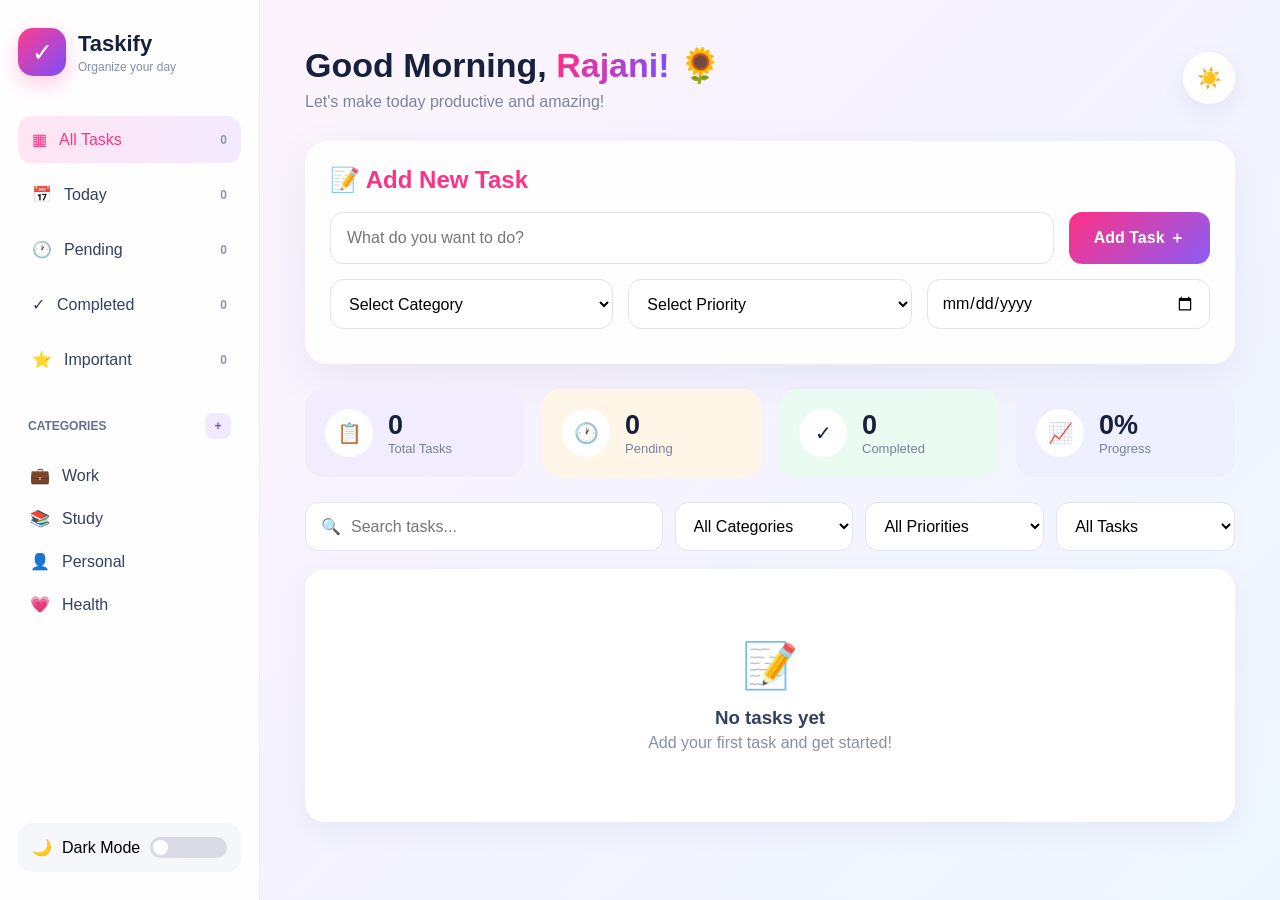
<file: Task-1/index.html>
<!DOCTYPE html>
<html lang="en">

<head>

    <meta charset="UTF-8">

    <meta name="viewport"
          content="width=device-width, initial-scale=1.0">

    <title>Taskify - To-Do List</title>

    <link rel="stylesheet"
          href="style.css">

</head>


<body>

    <!-- ================= SIDEBAR ================= -->

    <aside class="sidebar">

        <div class="logo">
            <div class="logo-icon">✓</div>

            <div>
                <h2>Taskify</h2>
                <p>Organize your day</p>
            </div>
        </div>


        <nav class="sidebar-nav">

            <button class="nav-item active"
                    data-filter="all">

                <span>▦</span>
                <span>All Tasks</span>
                <b id="allCount">0</b>

            </button>


            <button class="nav-item"
                    data-filter="today">

                <span>📅</span>
                <span>Today</span>
                <b id="todayCount">0</b>

            </button>


            <button class="nav-item"
                    data-filter="pending">

                <span>🕐</span>
                <span>Pending</span>
                <b id="pendingSideCount">0</b>

            </button>


            <button class="nav-item"
                    data-filter="completed">

                <span>✓</span>
                <span>Completed</span>
                <b id="completedSideCount">0</b>

            </button>


            <button class="nav-item"
                    data-filter="important">

                <span>⭐</span>
                <span>Important</span>
                <b id="importantCount">0</b>

            </button>

        </nav>


        <!-- CATEGORIES -->

        <div class="categories">

            <div class="category-title">

                <span>CATEGORIES</span>

                <button id="addCategory">
                    +
                </button>

            </div>


            <button class="category-item"
                    data-category="Work">

                💼
                <span>Work</span>

            </button>


            <button class="category-item"
                    data-category="Study">

                📚
                <span>Study</span>

            </button>


            <button class="category-item"
                    data-category="Personal">

                👤
                <span>Personal</span>

            </button>


            <button class="category-item"
                    data-category="Health">

                💗
                <span>Health</span>

            </button>

        </div>


        <div class="sidebar-bottom">

            <button id="themeToggle"
                    class="theme-button">

                🌙
                <span>Dark Mode</span>

                <span class="toggle">
                    <span></span>
                </span>

            </button>

        </div>

    </aside>


    <!-- ================= MAIN ================= -->

    <main class="main-content">


        <!-- HEADER -->

        <header class="top-header">

            <div>

                <h1>
                    Good Morning,
                    <span>Rajani!</span> 🌻
                </h1>

                <p>
                    Let's make today productive and amazing!
                </p>

            </div>


            <button id="mobileMenu"
                    class="mobile-menu">

                ☰

            </button>


            <button id="headerTheme"
                    class="header-theme">

                ☀️

            </button>

        </header>


        <!-- ================= ADD TASK ================= -->

        <section class="add-task-card">

            <h2>
                📝 Add New Task
            </h2>


            <div class="task-input-row">

                <input
                    type="text"
                    id="taskInput"
                    placeholder="What do you want to do?"
                >


                <button id="addTaskBtn">

                    Add Task
                    <span>＋</span>

                </button>

            </div>


            <div class="task-options">

                <select id="categoryInput">

                    <option value="">
                        Select Category
                    </option>

                    <option value="Work">
                        Work
                    </option>

                    <option value="Study">
                        Study
                    </option>

                    <option value="Personal">
                        Personal
                    </option>

                    <option value="Health">
                        Health
                    </option>

                </select>


                <select id="priorityInput">

                    <option value="">
                        Select Priority
                    </option>

                    <option value="High">
                        🔴 High
                    </option>

                    <option value="Medium">
                        🟡 Medium
                    </option>

                    <option value="Low">
                        🟢 Low
                    </option>

                </select>


                <input
                    type="date"
                    id="dateInput"
                >

            </div>


            <p id="errorMessage"
               class="error-message">
            </p>

        </section>


        <!-- ================= STATISTICS ================= -->

        <section class="stats">

            <div class="stat-card total">

                <div class="stat-icon">
                    📋
                </div>

                <div>

                    <h3 id="totalCount">
                        0
                    </h3>

                    <p>Total Tasks</p>

                </div>

            </div>


            <div class="stat-card pending">

                <div class="stat-icon">
                    🕐
                </div>

                <div>

                    <h3 id="pendingCount">
                        0
                    </h3>

                    <p>Pending</p>

                </div>

            </div>


            <div class="stat-card completed">

                <div class="stat-icon">
                    ✓
                </div>

                <div>

                    <h3 id="completedCount">
                        0
                    </h3>

                    <p>Completed</p>

                </div>

            </div>


            <div class="stat-card progress">

                <div class="stat-icon">
                    📈
                </div>

                <div>

                    <h3 id="progressCount">
                        0%
                    </h3>

                    <p>Progress</p>

                </div>

            </div>

        </section>


        <!-- ================= SEARCH & FILTER ================= -->

        <section class="filters">

            <div class="search-box">

                🔍

                <input
                    type="text"
                    id="searchInput"
                    placeholder="Search tasks..."
                >

            </div>


            <select id="filterCategory">

                <option value="all">
                    All Categories
                </option>

                <option value="Work">
                    Work
                </option>

                <option value="Study">
                    Study
                </option>

                <option value="Personal">
                    Personal
                </option>

                <option value="Health">
                    Health
                </option>

            </select>


            <select id="filterPriority">

                <option value="all">
                    All Priorities
                </option>

                <option value="High">
                    High
                </option>

                <option value="Medium">
                    Medium
                </option>

                <option value="Low">
                    Low
                </option>

            </select>


            <select id="statusFilter">

                <option value="all">
                    All Tasks
                </option>

                <option value="pending">
                    Pending
                </option>

                <option value="completed">
                    Completed
                </option>

            </select>

        </section>


        <!-- ================= TASK LIST ================= -->

        <section class="task-list">

            <div id="tasksContainer">

                <!-- JavaScript will create tasks here -->

            </div>


            <div id="emptyState"
                 class="empty-state">

                <div>
                    📝
                </div>

                <h3>
                    No tasks yet
                </h3>

                <p>
                    Add your first task and get started!
                </p>

            </div>

        </section>


    </main>


    <!-- ================= JAVASCRIPT ================= -->

    <script src="script.js"></script>

</body>

</html>
</file>
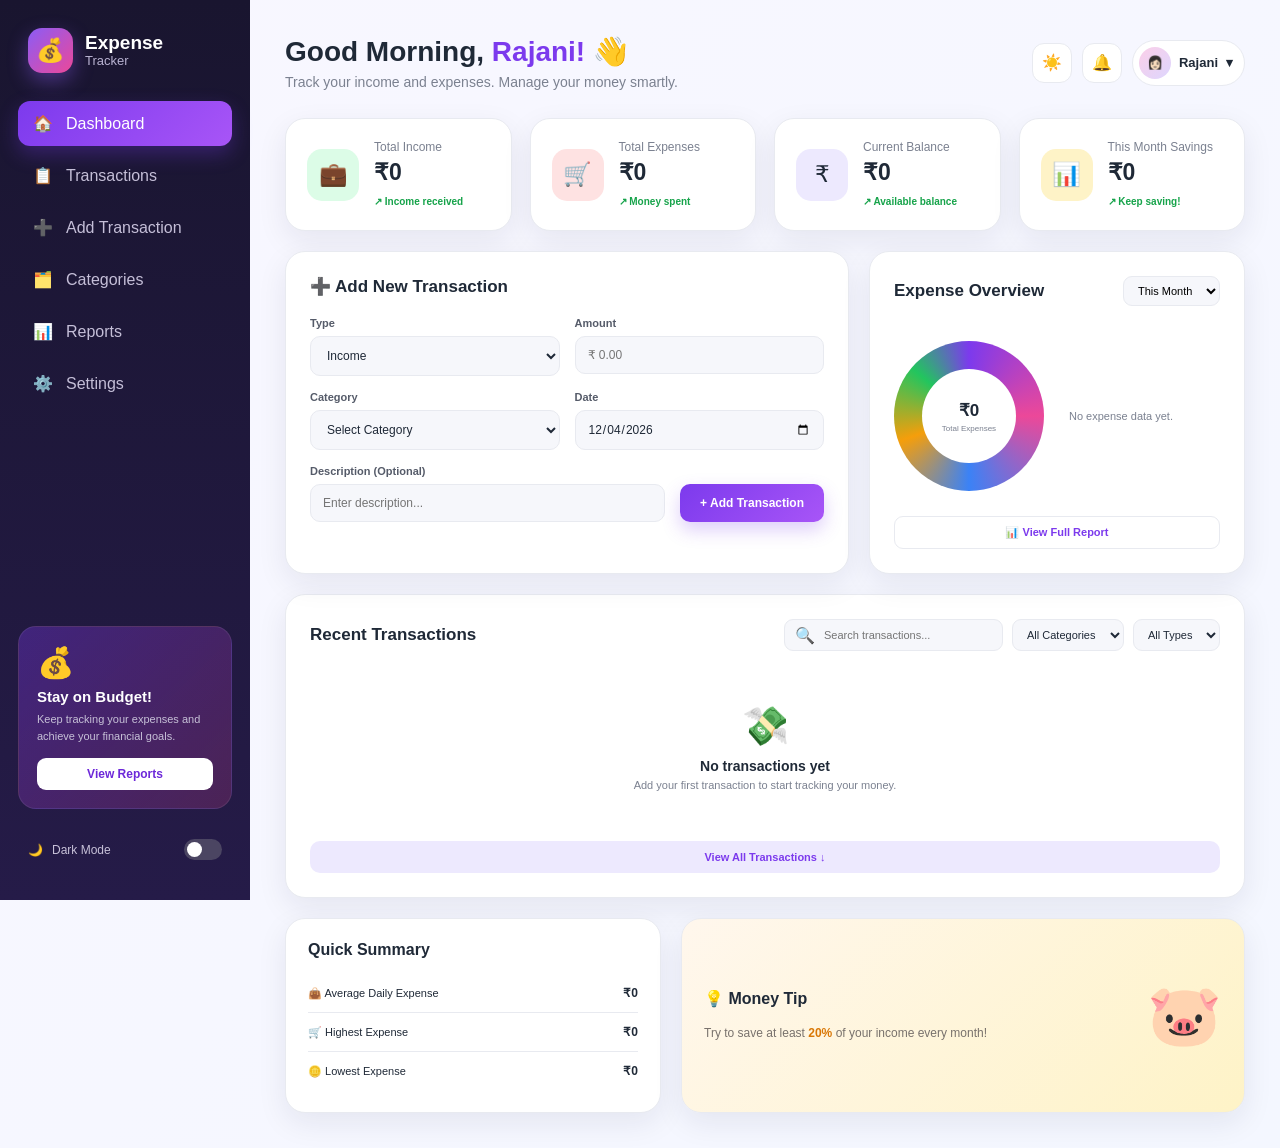
<file: Task2/index.html>
<!DOCTYPE html>
<html lang="en">

<head>
    <meta charset="UTF-8">

    <meta name="viewport"
          content="width=device-width, initial-scale=1.0">

    <title>Expense Tracker</title>

    <link rel="stylesheet" href="style.css">
</head>

<body>

    <!-- ================= SIDEBAR ================= -->

    <aside class="sidebar">

        <div class="logo">

            <div class="logo-icon">
                💰
            </div>

            <div>
                <h2>Expense</h2>
                <h3>Tracker</h3>
            </div>

        </div>


        <nav class="sidebar-nav">

            <button class="nav-item active">
                🏠
                <span>Dashboard</span>
            </button>

            <button class="nav-item">
                📋
                <span>Transactions</span>
            </button>

            <button class="nav-item">
                ➕
                <span>Add Transaction</span>
            </button>

            <button class="nav-item">
                🗂️
                <span>Categories</span>
            </button>

            <button class="nav-item">
                📊
                <span>Reports</span>
            </button>

            <button class="nav-item">
                ⚙️
                <span>Settings</span>
            </button>

        </nav>


        <!-- BUDGET CARD -->

        <div class="budget-card">

            <div class="budget-image">
                💰
            </div>

            <h3>Stay on Budget!</h3>

            <p>
                Keep tracking your expenses
                and achieve your financial goals.
            </p>

            <button>
                View Reports
            </button>

        </div>


        <!-- DARK MODE -->

        <div class="dark-mode">

            <span>🌙</span>

            <span>Dark Mode</span>

            <label class="switch">

                <input type="checkbox"
                       id="darkMode">

                <span class="slider"></span>

            </label>

        </div>

    </aside>


    <!-- ================= MAIN CONTENT ================= -->

    <main class="main-content">


        <!-- HEADER -->

        <header class="top-header">

            <div>

                <h1>
                    Good Morning,
                    <span>Rajani!</span> 👋
                </h1>

                <p>
                    Track your income and expenses.
                    Manage your money smartly.
                </p>

            </div>


            <div class="header-right">

                <button class="header-icon">
                    ☀️
                </button>

                <button class="header-icon">
                    🔔
                </button>

                <div class="profile">

                    <div class="profile-avatar">
                        👩🏻
                    </div>

                    <span>
                        Rajani
                    </span>

                    <span>
                        ▾
                    </span>

                </div>

            </div>

        </header>


        <!-- ================= SUMMARY CARDS ================= -->

        <section class="summary-cards">


            <!-- INCOME -->

            <div class="summary-card income-card">

                <div class="summary-icon">
                    💼
                </div>

                <div>

                    <p>Total Income</p>

                    <h2 id="totalIncome">
                        ₹0
                    </h2>

                    <small>
                        ↗ Income received
                    </small>

                </div>

            </div>


            <!-- EXPENSE -->

            <div class="summary-card expense-card">

                <div class="summary-icon">
                    🛒
                </div>

                <div>

                    <p>Total Expenses</p>

                    <h2 id="totalExpense">
                        ₹0
                    </h2>

                    <small>
                        ↗ Money spent
                    </small>

                </div>

            </div>


            <!-- BALANCE -->

            <div class="summary-card balance-card">

                <div class="summary-icon">
                    ₹
                </div>

                <div>

                    <p>Current Balance</p>

                    <h2 id="currentBalance">
                        ₹0
                    </h2>

                    <small>
                        ↗ Available balance
                    </small>

                </div>

            </div>


            <!-- SAVINGS -->

            <div class="summary-card saving-card">

                <div class="summary-icon">
                    📊
                </div>

                <div>

                    <p>This Month Savings</p>

                    <h2 id="monthlySavings">
                        ₹0
                    </h2>

                    <small>
                        ↗ Keep saving!
                    </small>

                </div>

            </div>

        </section>


        <!-- ================= ADD TRANSACTION + CHART ================= -->

        <section class="dashboard-grid">


            <!-- ADD TRANSACTION -->

            <div class="add-transaction card">

                <div class="section-title">

                    <h2>
                        ➕ Add New Transaction
                    </h2>

                </div>


                <form id="transactionForm">


                    <div class="form-grid">


                        <!-- TYPE -->

                        <div class="form-group">

                            <label>
                                Type
                            </label>

                            <select id="transactionType"
                                    required>

                                <option value="income">
                                    Income
                                </option>

                                <option value="expense">
                                    Expense
                                </option>

                            </select>

                        </div>


                        <!-- AMOUNT -->

                        <div class="form-group">

                            <label>
                                Amount
                            </label>

                            <input
                                type="number"
                                id="amount"
                                placeholder="₹ 0.00"
                                min="1"
                                required
                            >

                        </div>


                        <!-- CATEGORY -->

                        <div class="form-group">

                            <label>
                                Category
                            </label>

                            <select id="category"
                                    required>

                                <option value="">
                                    Select Category
                                </option>

                                <option value="Salary">
                                    Salary
                                </option>

                                <option value="Food & Dining">
                                    Food & Dining
                                </option>

                                <option value="Transport">
                                    Transport
                                </option>

                                <option value="Shopping">
                                    Shopping
                                </option>

                                <option value="Bills & Utilities">
                                    Bills & Utilities
                                </option>

                                <option value="Entertainment">
                                    Entertainment
                                </option>

                                <option value="Health">
                                    Health
                                </option>

                                <option value="Education">
                                    Education
                                </option>

                                <option value="Other">
                                    Other
                                </option>

                            </select>

                        </div>


                        <!-- DATE -->

                        <div class="form-group">

                            <label>
                                Date
                            </label>

                            <input
                                type="date"
                                id="date"
                                required
                            >

                        </div>

                    </div>


                    <!-- DESCRIPTION -->

                    <div class="description-row">

                        <div class="form-group">

                            <label>
                                Description
                                (Optional)
                            </label>

                            <input
                                type="text"
                                id="description"
                                placeholder="Enter description..."
                            >

                        </div>


                        <button
                            type="submit"
                            class="add-button">

                            + Add Transaction

                        </button>

                    </div>


                </form>

            </div>


            <!-- ================= EXPENSE OVERVIEW ================= -->

            <div class="expense-overview card">

                <div class="section-title">

                    <h2>
                        Expense Overview
                    </h2>

                    <select id="chartFilter">

                        <option>
                            This Month
                        </option>

                        <option>
                            All Time
                        </option>

                    </select>

                </div>


                <div class="chart-area">

                    <div class="donut-chart">

                        <div class="chart-center">

                            <strong id="chartTotal">
                                ₹0
                            </strong>

                            <span>
                                Total Expenses
                            </span>

                        </div>

                    </div>


                    <div id="categoryLegend"
                         class="category-legend">

                        <!-- JavaScript will add
                             categories here -->

                    </div>

                </div>


                <button class="report-button">

                    📊 View Full Report

                </button>

            </div>

        </section>


        <!-- ================= TRANSACTIONS ================= -->

        <section class="transactions card">


            <div class="transaction-header">

                <h2>
                    Recent Transactions
                </h2>


                <div class="transaction-filters">


                    <!-- SEARCH -->

                    <div class="search-box">

                        🔍

                        <input
                            type="text"
                            id="searchTransaction"
                            placeholder="Search transactions..."
                        >

                    </div>


                    <!-- CATEGORY FILTER -->

                    <select id="filterCategory">

                        <option value="all">
                            All Categories
                        </option>

                        <option value="Salary">
                            Salary
                        </option>

                        <option value="Food & Dining">
                            Food & Dining
                        </option>

                        <option value="Transport">
                            Transport
                        </option>

                        <option value="Shopping">
                            Shopping
                        </option>

                        <option value="Bills & Utilities">
                            Bills & Utilities
                        </option>

                        <option value="Entertainment">
                            Entertainment
                        </option>

                        <option value="Health">
                            Health
                        </option>

                        <option value="Education">
                            Education
                        </option>

                        <option value="Other">
                            Other
                        </option>

                    </select>


                    <!-- TYPE FILTER -->

                    <select id="filterType">

                        <option value="all">
                            All Types
                        </option>

                        <option value="income">
                            Income
                        </option>

                        <option value="expense">
                            Expense
                        </option>

                    </select>

                </div>

            </div>


            <!-- TRANSACTION LIST -->

            <div id="transactionList">

                <!-- JavaScript will display
                     transactions here -->

            </div>


            <!-- EMPTY STATE -->

            <div id="emptyState"
                 class="empty-state">

                <div>
                    💸
                </div>

                <h3>
                    No transactions yet
                </h3>

                <p>
                    Add your first transaction
                    to start tracking your money.
                </p>

            </div>


            <!-- VIEW ALL -->

            <button class="view-all-button"
                    id="viewAllButton">

                View All Transactions ↓

            </button>

        </section>


        <!-- ================= BOTTOM GRID ================= -->

        <section class="bottom-grid">


            <!-- QUICK SUMMARY -->

            <div class="quick-summary card">

                <h2>
                    Quick Summary
                </h2>


                <div class="quick-item">

                    <span>
                        👜 Average Daily Expense
                    </span>

                    <strong id="averageExpense">
                        ₹0
                    </strong>

                </div>


                <div class="quick-item">

                    <span>
                        🛒 Highest Expense
                    </span>

                    <strong id="highestExpense">
                        ₹0
                    </strong>

                </div>


                <div class="quick-item">

                    <span>
                        🪙 Lowest Expense
                    </span>

                    <strong id="lowestExpense">
                        ₹0
                    </strong>

                </div>

            </div>


            <!-- MONEY TIP -->

            <div class="money-tip card">

                <div>

                    <h2>
                        💡 Money Tip
                    </h2>

                    <p>
                        Try to save at least
                        <strong>20%</strong>
                        of your income every month!
                    </p>

                </div>


                <div class="tip-icon">
                    🐷
                </div>

            </div>

        </section>


    </main>


    <!-- JAVASCRIPT -->

    <script src="script.js"></script>

</body>

</html>
</file>
<file: Task-1/style.css>
/* =========================
   RESET
========================= */

* {
    margin: 0;
    padding: 0;
    box-sizing: border-box;
}


body {
    font-family: Arial, Helvetica, sans-serif;

    min-height: 100vh;

    background:
        linear-gradient(
            135deg,
            #fff5fb,
            #f5f3ff,
            #eef7ff
        );

    color: #17213d;

    transition:
        background 0.3s,
        color 0.3s;
}


button,
input,
select {
    font: inherit;
}


/* =========================
   SIDEBAR
========================= */

.sidebar {

    position: fixed;

    left: 0;
    top: 0;

    width: 260px;
    height: 100vh;

    background: rgba(255,255,255,0.9);

    border-right: 1px solid #eee;

    padding: 28px 18px;

    display: flex;
    flex-direction: column;

    z-index: 100;
}


/* LOGO */

.logo {

    display: flex;

    align-items: center;

    gap: 12px;

    margin-bottom: 40px;

}


.logo-icon {

    width: 48px;
    height: 48px;

    border-radius: 15px;

    display: flex;

    align-items: center;
    justify-content: center;

    font-size: 25px;

    color: white;

    background:
        linear-gradient(
            135deg,
            #ff3d8d,
            #7c4dff
        );

    box-shadow:
        0 8px 20px
        rgba(255,61,141,.25);

}


.logo h2 {
    font-size: 22px;
}


.logo p {

    font-size: 12px;

    color: #8490a8;

    margin-top: 3px;

}


/* =========================
   NAVIGATION
========================= */

.sidebar-nav {

    display: flex;

    flex-direction: column;

    gap: 8px;

}


.nav-item {

    width: 100%;

    border: none;

    background: transparent;

    padding: 14px;

    border-radius: 14px;

    display: flex;

    align-items: center;

    gap: 12px;

    cursor: pointer;

    color: #34405f;

    transition: .25s;

    text-align: left;

}


.nav-item span:nth-child(2) {

    flex: 1;

}


.nav-item b {

    font-size: 12px;

    color: #8c96aa;

}


.nav-item:hover {

    background: #fff0f7;

    color: #ff3185;

}


.nav-item.active {

    background:
        linear-gradient(
            90deg,
            #ffe5f1,
            #f3eaff
        );

    color: #ff3185;

}


/* =========================
   CATEGORIES
========================= */

.categories {

    margin-top: 30px;

}


.category-title {

    display: flex;

    justify-content: space-between;

    align-items: center;

    padding: 0 10px 15px;

    font-size: 12px;

    font-weight: bold;

    color: #65708b;

}


.category-title button {

    border: none;

    background: #f0eaff;

    color: #7c4dff;

    width: 26px;
    height: 26px;

    border-radius: 8px;

    cursor: pointer;

}


.category-item {

    width: 100%;

    border: none;

    background: transparent;

    display: flex;

    gap: 12px;

    align-items: center;

    padding: 12px;

    border-radius: 12px;

    cursor: pointer;

    color: #34405f;

}


.category-item:hover {

    background: #f6f1ff;

}


/* =========================
   DARK MODE BUTTON
========================= */

.sidebar-bottom {

    margin-top: auto;

}


.theme-button {

    width: 100%;

    border: none;

    background: #f6f7fb;

    padding: 14px;

    border-radius: 14px;

    display: flex;

    align-items: center;

    gap: 10px;

    cursor: pointer;

}


.theme-button span:nth-child(2) {

    flex: 1;

    text-align: left;

}


.toggle {

    width: 38px;
    height: 21px;

    border-radius: 20px;

    background: #d9dce5;

    padding: 3px;

}


.toggle span {

    display: block;

    width: 15px;
    height: 15px;

    background: white;

    border-radius: 50%;

    transition: .3s;

}


/* =========================
   MAIN
========================= */

.main-content {

    margin-left: 260px;

    padding: 45px;

    max-width: 1450px;

}


/* =========================
   HEADER
========================= */

.top-header {

    display: flex;

    justify-content: space-between;

    align-items: center;

    margin-bottom: 30px;

}


.top-header h1 {

    font-size: 34px;

    margin-bottom: 8px;

}


.top-header h1 span {

    background:
        linear-gradient(
            90deg,
            #ff2f87,
            #7c4dff
        );

    -webkit-background-clip: text;

    color: transparent;

}


.top-header p {

    color: #7b849b;

}


.header-theme {

    border: none;

    width: 52px;
    height: 52px;

    border-radius: 50%;

    background: white;

    box-shadow:
        0 8px 25px
        rgba(40,30,80,.08);

    cursor: pointer;

    font-size: 20px;

}


/* =========================
   ADD TASK
========================= */

.add-task-card {

    background: rgba(255,255,255,.92);

    border-radius: 22px;

    padding: 25px;

    box-shadow:
        0 15px 45px
        rgba(61,45,100,.08);

    margin-bottom: 25px;

}


.add-task-card h2 {

    color: #ff3185;

    margin-bottom: 18px;

}


.task-input-row {

    display: flex;

    gap: 15px;

}


.task-input-row input {

    flex: 1;

    border: 1px solid #e0e3ec;

    border-radius: 13px;

    padding: 16px;

    outline: none;

}


.task-input-row input:focus {

    border-color: #ff3d8d;

    box-shadow:
        0 0 0 3px
        rgba(255,61,141,.1);

}


#addTaskBtn {

    border: none;

    border-radius: 13px;

    padding: 0 25px;

    color: white;

    background:
        linear-gradient(
            135deg,
            #ff3185,
            #8b5cf6
        );

    cursor: pointer;

    font-weight: bold;

    transition: .25s;

}


#addTaskBtn:hover {

    transform: translateY(-2px);

    box-shadow:
        0 10px 25px
        rgba(255,49,133,.25);

}


.task-options {

    display: grid;

    grid-template-columns:
        1fr 1fr 1fr;

    gap: 15px;

    margin-top: 15px;

}


.task-options select,
.task-options input {

    border: 1px solid #e0e3ec;

    border-radius: 13px;

    padding: 14px;

    background: white;

    outline: none;

}


.error-message {

    color: #ff315f;

    font-size: 13px;

    margin-top: 10px;

}


/* =========================
   STATISTICS
========================= */

.stats {

    display: grid;

    grid-template-columns:
        repeat(4, 1fr);

    gap: 18px;

    margin-bottom: 25px;

}


.stat-card {

    padding: 20px;

    border-radius: 18px;

    display: flex;

    align-items: center;

    gap: 15px;

}


.stat-card.total {

    background: #f1edff;

}


.stat-card.pending {

    background: #fff6e8;

}


.stat-card.completed {

    background: #eafbf2;

}


.stat-card.progress {

    background: #eef0ff;

}


.stat-icon {

    width: 48px;
    height: 48px;

    border-radius: 50%;

    display: flex;

    align-items: center;
    justify-content: center;

    font-size: 20px;

    background: white;

}


.stat-card h3 {

    font-size: 27px;

}


.stat-card p {

    color: #77819a;

    font-size: 13px;

}


/* =========================
   FILTERS
========================= */

.filters {

    display: grid;

    grid-template-columns:
        2fr 1fr 1fr 1fr;

    gap: 12px;

    margin-bottom: 18px;

}


.search-box {

    background: white;

    border: 1px solid #e2e5ed;

    border-radius: 13px;

    padding: 0 15px;

    display: flex;

    align-items: center;

    gap: 10px;

}


.search-box input {

    width: 100%;

    border: none;

    outline: none;

    padding: 14px 0;

}


.filters select {

    border: 1px solid #e2e5ed;

    border-radius: 13px;

    padding: 14px;

    background: white;

    outline: none;

}


/* =========================
   TASK LIST
========================= */

.task-list {

    background: white;

    border-radius: 20px;

    overflow: hidden;

    box-shadow:
        0 10px 30px
        rgba(50,40,90,.06);

}


.task-item {

    display: flex;

    align-items: center;

    gap: 15px;

    padding: 20px;

    border-bottom: 1px solid #edf0f5;

    transition: .25s;

}


.task-item:hover {

    background: #fffafd;

}


.check-task {

    width: 25px;
    height: 25px;

    border: 2px solid #cbd1df;

    border-radius: 50%;

    cursor: pointer;

    background: white;

    flex-shrink: 0;

}


.task-item.completed .check-task {

    background: #20b879;

    border-color: #20b879;

    color: white;

}


.task-info {

    flex: 1;

}


.task-info h3 {

    font-size: 15px;

    margin-bottom: 8px;

}


.task-item.completed .task-info h3 {

    text-decoration: line-through;

    color: #9299a9;

}


.task-meta {

    display: flex;

    gap: 8px;

    flex-wrap: wrap;

}


.badge {

    padding: 5px 10px;

    border-radius: 20px;

    font-size: 11px;

    font-weight: bold;

}


.category-badge {

    background: #f0eaff;

    color: #7045e8;

}


.priority-high {

    background: #ffe7ed;

    color: #f23d65;

}


.priority-medium {

    background: #fff0d9;

    color: #e88a00;

}


.priority-low {

    background: #e5f8ed;

    color: #159c60;

}


.task-date {

    color: #7b849b;

    font-size: 12px;

}


.task-actions {

    display: flex;

    gap: 8px;

}


.task-actions button {

    border: none;

    width: 38px;
    height: 38px;

    border-radius: 10px;

    cursor: pointer;

    transition: .2s;

}


.edit-btn {

    background: #eef1ff;

    color: #5268ff;

}


.delete-btn {

    background: #fff0f2;

    color: #ff405e;

}


.task-actions button:hover {

    transform: scale(1.08);

}


/* =========================
   EMPTY
========================= */

.empty-state {

    text-align: center;

    padding: 70px 20px;

    color: #8790a4;

}


.empty-state div {

    font-size: 45px;

    margin-bottom: 15px;

}


.empty-state h3 {

    color: #34405f;

    margin-bottom: 5px;

}


/* =========================
   MOBILE
========================= */

.mobile-menu {

    display: none;

}


@media (max-width: 1000px) {

    .sidebar {

        transform: translateX(-100%);

        transition: .3s;

    }


    .sidebar.open {

        transform: translateX(0);

    }


    .main-content {

        margin-left: 0;

        padding: 25px;

    }


    .mobile-menu {

        display: block;

        border: none;

        background: #ff3d8d;

        color: white;

        width: 45px;
        height: 45px;

        border-radius: 12px;

        cursor: pointer;

    }

}


@media (max-width: 750px) {

    .stats {

        grid-template-columns:
            repeat(2, 1fr);

    }


    .filters {

        grid-template-columns: 1fr;

    }


    .task-options {

        grid-template-columns: 1fr;

    }


    .task-input-row {

        flex-direction: column;

    }


    #addTaskBtn {

        padding: 14px;

    }


    .top-header h1 {

        font-size: 25px;

    }

}


@media (max-width: 500px) {

    .main-content {

        padding: 18px;

    }


    .stats {

        grid-template-columns: 1fr 1fr;

        gap: 10px;

    }


    .stat-card {

        padding: 14px;

    }


    .stat-card h3 {

        font-size: 22px;

    }


    .task-item {

        align-items: flex-start;

    }


    .task-date {

        display: none;

    }

}


/* =========================
   DARK MODE
========================= */

body.dark {

    background:
        linear-gradient(
            135deg,
            #101124,
            #17132b,
            #101827
        );

    color: #f3f4ff;

}


body.dark .sidebar,
body.dark .add-task-card,
body.dark .task-list,
body.dark .filters select,
body.dark .search-box,
body.dark .header-theme {

    background: #171a2b;

    border-color: #292d45;

}


body.dark .nav-item,
body.dark .category-item {

    color: #d9dcf0;

}


body.dark .nav-item:hover {

    background: #29203d;

}


body.dark .task-input-row input,
body.dark .task-options select,
body.dark .task-options input {

    background: #101321;

    color: white;

    border-color: #30354e;

}


body.dark .search-box {

    color: #ddd;

}


body.dark .search-box input {

    background: transparent;

    color: white;

}


body.dark .task-item {

    border-color: #292d45;

}


body.dark .task-item:hover {

    background: #1d2033;

}


body.dark .task-info h3 {

    color: #f3f4ff;

}


body.dark .empty-state h3 {

    color: white;

}
</file>
<file: Task2/style.css>
/* =========================
   RESET
========================= */

* {
    margin: 0;
    padding: 0;
    box-sizing: border-box;
}

:root {
    --bg: #f6f7fb;
    --card: #ffffff;
    --text: #1f2937;
    --muted: #7b8190;
    --border: #e8eaf0;

    --purple: #7c3aed;
    --purple-light: #ede9fe;

    --green: #16a34a;
    --green-light: #dcfce7;

    --red: #ef4444;
    --red-light: #fee2e2;

    --blue: #2563eb;
    --blue-light: #dbeafe;

    --orange: #f59e0b;
    --orange-light: #fef3c7;

    --sidebar: #17132d;

    --shadow:
        0 10px 30px rgba(30, 25, 60, 0.08);

    --radius: 20px;
}

body {
    font-family:
        "Segoe UI",
        Arial,
        sans-serif;

    background:
        linear-gradient(
            135deg,
            #f8f7ff,
            #f4f7ff
        );

    color: var(--text);

    min-height: 100vh;

    transition:
        background 0.3s,
        color 0.3s;
}

button,
input,
select {
    font: inherit;
}

button {
    cursor: pointer;
}


/* =========================
   SIDEBAR
========================= */

.sidebar {
    position: fixed;

    left: 0;
    top: 0;

    width: 250px;
    height: 100vh;

    background:
        linear-gradient(
            180deg,
            #19152f,
            #251b48
        );

    color: white;

    padding: 28px 18px;

    display: flex;
    flex-direction: column;

    z-index: 1000;
}


/* LOGO */

.logo {
    display: flex;

    align-items: center;

    gap: 12px;

    padding:
        0 10px 28px;
}

.logo-icon {
    width: 45px;
    height: 45px;

    border-radius: 14px;

    background:
        linear-gradient(
            135deg,
            #8b5cf6,
            #ec4899
        );

    display: flex;

    align-items: center;
    justify-content: center;

    font-size: 23px;

    box-shadow:
        0 8px 20px
        rgba(139, 92, 246, 0.4);
}

.logo h2 {
    font-size: 19px;
    line-height: 20px;
}

.logo h3 {
    font-size: 13px;

    font-weight: 400;

    color: #b8b2d1;
}


/* NAVIGATION */

.sidebar-nav {
    display: flex;

    flex-direction: column;

    gap: 7px;
}

.nav-item {
    width: 100%;

    border: none;

    background: transparent;

    color: #c5bfd8;

    padding: 13px 15px;

    border-radius: 12px;

    display: flex;

    align-items: center;

    gap: 13px;

    text-align: left;

    transition: 0.25s;
}

.nav-item:hover {
    background:
        rgba(255, 255, 255, 0.08);

    color: white;

    transform:
        translateX(4px);
}

.nav-item.active {
    background:
        linear-gradient(
            135deg,
            #7c3aed,
            #a855f7
        );

    color: white;

    box-shadow:
        0 8px 20px
        rgba(124, 58, 237, 0.3);
}


/* =========================
   BUDGET CARD
========================= */

.budget-card {
    margin-top: auto;

    padding: 18px;

    border-radius: 18px;

    background:
        linear-gradient(
            135deg,
            rgba(124, 58, 237, 0.35),
            rgba(236, 72, 153, 0.2)
        );

    border:
        1px solid
        rgba(255, 255, 255, 0.08);
}

.budget-image {
    font-size: 30px;

    margin-bottom: 8px;
}

.budget-card h3 {
    font-size: 15px;

    margin-bottom: 6px;
}

.budget-card p {
    color: #c7c1d8;

    font-size: 11px;

    line-height: 17px;

    margin-bottom: 13px;
}

.budget-card button {
    width: 100%;

    border: none;

    padding: 9px;

    border-radius: 9px;

    background: white;

    color: #6d28d9;

    font-weight: 600;

    font-size: 12px;
}


/* DARK MODE SWITCH */

.dark-mode {
    display: flex;

    align-items: center;

    gap: 9px;

    margin-top: 18px;

    padding:
        12px 10px;

    color: #c7c1d8;

    font-size: 12px;
}

.switch {
    margin-left: auto;

    position: relative;

    width: 38px;
    height: 21px;
}

.switch input {
    opacity: 0;

    width: 0;
    height: 0;
}

.slider {
    position: absolute;

    inset: 0;

    background: #4b4562;

    border-radius: 30px;

    transition: 0.3s;
}

.slider::before {
    content: "";

    position: absolute;

    width: 15px;
    height: 15px;

    left: 3px;
    top: 3px;

    background: white;

    border-radius: 50%;

    transition: 0.3s;
}

.switch input:checked + .slider {
    background: #8b5cf6;
}

.switch input:checked + .slider::before {
    transform:
        translateX(17px);
}


/* =========================
   MAIN
========================= */

.main-content {
    margin-left: 250px;

    padding: 35px;

    min-height: 100vh;

    max-width: 1800px;
}


/* HEADER */

.top-header {
    display: flex;

    align-items: center;

    justify-content: space-between;

    margin-bottom: 28px;
}

.top-header h1 {
    font-size: 28px;

    font-weight: 700;
}

.top-header h1 span {
    color: var(--purple);
}

.top-header p {
    margin-top: 6px;

    color: var(--muted);

    font-size: 14px;
}

.header-right {
    display: flex;

    align-items: center;

    gap: 10px;
}

.header-icon {
    width: 40px;
    height: 40px;

    border: 1px solid var(--border);

    background: var(--card);

    border-radius: 12px;

    transition: 0.2s;
}

.header-icon:hover {
    transform: translateY(-3px);

    box-shadow: var(--shadow);
}

.profile {
    display: flex;

    align-items: center;

    gap: 8px;

    background: var(--card);

    border: 1px solid var(--border);

    padding: 6px 11px 6px 6px;

    border-radius: 30px;

    font-size: 13px;

    font-weight: 600;
}

.profile-avatar {
    width: 32px;
    height: 32px;

    border-radius: 50%;

    display: flex;

    align-items: center;
    justify-content: center;

    background:
        linear-gradient(
            135deg,
            #fbcfe8,
            #ddd6fe
        );
}


/* =========================
   SUMMARY CARDS
========================= */

.summary-cards {
    display: grid;

    grid-template-columns:
        repeat(4, 1fr);

    gap: 18px;

    margin-bottom: 20px;
}

.summary-card {
    background: var(--card);

    border:
        1px solid
        var(--border);

    border-radius: var(--radius);

    padding: 21px;

    display: flex;

    align-items: center;

    gap: 15px;

    box-shadow: var(--shadow);

    transition:
        transform 0.25s,
        box-shadow 0.25s;
}

.summary-card:hover {
    transform:
        translateY(-5px);

    box-shadow:
        0 15px 35px
        rgba(30, 25, 60, 0.12);
}

.summary-icon {
    width: 52px;
    height: 52px;

    border-radius: 15px;

    display: flex;

    align-items: center;
    justify-content: center;

    font-size: 23px;

    flex-shrink: 0;
}

.income-card .summary-icon {
    background: var(--green-light);
}

.expense-card .summary-icon {
    background: var(--red-light);
}

.balance-card .summary-icon {
    background: var(--purple-light);
}

.saving-card .summary-icon {
    background: var(--orange-light);
}

.summary-card p {
    color: var(--muted);

    font-size: 12px;

    margin-bottom: 5px;
}

.summary-card h2 {
    font-size: 23px;

    margin-bottom: 5px;
}

.summary-card small {
    font-size: 10px;

    color: var(--green);

    font-weight: 600;
}


/* =========================
   COMMON CARD
========================= */

.card {
    background: var(--card);

    border:
        1px solid
        var(--border);

    border-radius: var(--radius);

    box-shadow: var(--shadow);
}


/* =========================
   DASHBOARD GRID
========================= */

.dashboard-grid {
    display: grid;

    grid-template-columns:
        1.5fr 1fr;

    gap: 20px;

    margin-bottom: 20px;
}

.add-transaction {
    padding: 24px;
}

.expense-overview {
    padding: 24px;
}


/* SECTION TITLE */

.section-title {
    display: flex;

    justify-content: space-between;

    align-items: center;

    margin-bottom: 20px;
}

.section-title h2 {
    font-size: 17px;
}

.section-title select {
    border:
        1px solid
        var(--border);

    background: var(--bg);

    border-radius: 9px;

    padding: 7px 10px;

    font-size: 11px;
}


/* =========================
   FORM
========================= */

.form-grid {
    display: grid;

    grid-template-columns:
        1fr 1fr;

    gap: 15px;
}

.form-group {
    display: flex;

    flex-direction: column;

    gap: 7px;
}

.form-group label {
    font-size: 11px;

    font-weight: 600;

    color: #555b69;
}

.form-group input,
.form-group select {
    width: 100%;

    border:
        1px solid
        var(--border);

    background: var(--bg);

    border-radius: 10px;

    padding: 11px 12px;

    outline: none;

    color: var(--text);

    font-size: 12px;

    transition: 0.2s;
}

.form-group input:focus,
.form-group select:focus {
    border-color: var(--purple);

    box-shadow:
        0 0 0 3px
        rgba(124, 58, 237, 0.1);
}

.description-row {
    display: flex;

    align-items: flex-end;

    gap: 15px;

    margin-top: 15px;
}

.description-row .form-group {
    flex: 1;
}

.add-button {
    border: none;

    padding:
        12px 20px;

    border-radius: 10px;

    color: white;

    background:
        linear-gradient(
            135deg,
            #7c3aed,
            #a855f7
        );

    font-size: 12px;

    font-weight: 600;

    white-space: nowrap;

    box-shadow:
        0 8px 18px
        rgba(124, 58, 237, 0.25);

    transition: 0.25s;
}

.add-button:hover {
    transform:
        translateY(-3px);

    box-shadow:
        0 12px 25px
        rgba(124, 58, 237, 0.35);
}


/* =========================
   CHART
========================= */

.chart-area {
    display: flex;

    align-items: center;

    gap: 25px;

    min-height: 180px;
}

.donut-chart {
    width: 150px;
    height: 150px;

    border-radius: 50%;

    background:
        conic-gradient(
            #7c3aed 0deg,
            #ec4899 90deg,
            #3b82f6 180deg,
            #f59e0b 250deg,
            #22c55e 310deg,
            #7c3aed 360deg
        );

    display: flex;

    align-items: center;
    justify-content: center;

    position: relative;

    flex-shrink: 0;
}

.donut-chart::before {
    content: "";

    width: 94px;
    height: 94px;

    background: var(--card);

    border-radius: 50%;

    position: absolute;
}

.chart-center {
    position: relative;

    z-index: 1;

    text-align: center;

    display: flex;

    flex-direction: column;

    gap: 3px;
}

.chart-center strong {
    font-size: 17px;
}

.chart-center span {
    font-size: 8px;

    color: var(--muted);
}

.category-legend {
    display: flex;

    flex-direction: column;

    gap: 9px;

    flex: 1;
}

.legend-item {
    display: flex;

    justify-content: space-between;

    align-items: center;

    font-size: 10px;
}

.legend-name {
    display: flex;

    align-items: center;

    gap: 7px;
}

.legend-dot {
    width: 8px;
    height: 8px;

    border-radius: 50%;
}

.report-button {
    width: 100%;

    border:
        1px solid
        var(--border);

    background: transparent;

    color: var(--purple);

    padding: 9px;

    border-radius: 9px;

    font-size: 11px;

    font-weight: 600;

    margin-top: 10px;

    transition: 0.2s;
}

.report-button:hover {
    background:
        var(--purple-light);
}


/* =========================
   TRANSACTIONS
========================= */

.transactions {
    padding: 24px;

    margin-bottom: 20px;
}

.transaction-header {
    display: flex;

    align-items: center;

    justify-content: space-between;

    gap: 15px;

    margin-bottom: 18px;
}

.transaction-header h2 {
    font-size: 17px;
}

.transaction-filters {
    display: flex;

    gap: 9px;
}

.search-box {
    display: flex;

    align-items: center;

    gap: 7px;

    background: var(--bg);

    border:
        1px solid
        var(--border);

    padding:
        0 10px;

    border-radius: 9px;
}

.search-box input {
    border: none;

    outline: none;

    background: transparent;

    padding: 9px 2px;

    font-size: 11px;

    width: 170px;

    color: var(--text);
}

.transaction-filters select {
    border:
        1px solid
        var(--border);

    background: var(--bg);

    padding:
        8px 10px;

    border-radius: 9px;

    font-size: 11px;

    color: var(--text);

    outline: none;
}


/* TRANSACTION ITEM */

.transaction-item {
    display: flex;

    align-items: center;

    justify-content: space-between;

    gap: 15px;

    padding:
        14px 5px;

    border-bottom:
        1px solid
        var(--border);

    transition: 0.2s;
}

.transaction-item:hover {
    background:
        rgba(124, 58, 237, 0.03);

    transform:
        translateX(3px);
}

.transaction-left {
    display: flex;

    align-items: center;

    gap: 12px;

    min-width: 0;
}

.transaction-icon {
    width: 40px;
    height: 40px;

    border-radius: 11px;

    display: flex;

    align-items: center;
    justify-content: center;

    font-size: 18px;

    flex-shrink: 0;
}

.transaction-details h4 {
    font-size: 12px;

    margin-bottom: 4px;
}

.transaction-details p {
    font-size: 10px;

    color: var(--muted);
}

.transaction-date {
    font-size: 10px;

    color: var(--muted);

    margin-left: 20px;
}

.transaction-right {
    display: flex;

    align-items: center;

    gap: 13px;
}

.transaction-amount {
    font-size: 13px;

    font-weight: 700;

    white-space: nowrap;
}

.income-amount {
    color: var(--green);
}

.expense-amount {
    color: var(--red);
}

.transaction-actions {
    display: flex;

    gap: 5px;
}

.transaction-actions button {
    width: 29px;
    height: 29px;

    border: none;

    border-radius: 8px;

    background: var(--bg);

    transition: 0.2s;
}

.transaction-actions button:hover {
    transform: scale(1.08);
}

.edit-btn:hover {
    background: var(--blue-light);
}

.delete-btn:hover {
    background: var(--red-light);
}


/* EMPTY STATE */

.empty-state {
    text-align: center;

    padding: 35px 10px;

    color: var(--muted);
}

.empty-state div {
    font-size: 38px;

    margin-bottom: 10px;
}

.empty-state h3 {
    color: var(--text);

    font-size: 14px;

    margin-bottom: 5px;
}

.empty-state p {
    font-size: 11px;
}

.view-all-button {
    width: 100%;

    border: none;

    background:
        var(--purple-light);

    color: var(--purple);

    padding: 10px;

    border-radius: 10px;

    font-size: 11px;

    font-weight: 600;

    margin-top: 15px;

    transition: 0.2s;
}

.view-all-button:hover {
    background: #ddd6fe;
}


/* =========================
   BOTTOM GRID
========================= */

.bottom-grid {
    display: grid;

    grid-template-columns:
        1fr 1.5fr;

    gap: 20px;
}

.quick-summary {
    padding: 22px;
}

.quick-summary h2,
.money-tip h2 {
    font-size: 16px;

    margin-bottom: 15px;
}

.quick-item {
    display: flex;

    align-items: center;

    justify-content: space-between;

    padding:
        12px 0;

    border-bottom:
        1px solid
        var(--border);

    font-size: 11px;
}

.quick-item:last-child {
    border-bottom: none;
}

.quick-item strong {
    font-size: 12px;
}


/* MONEY TIP */

.money-tip {
    padding: 22px;

    display: flex;

    align-items: center;

    justify-content: space-between;

    background:
        linear-gradient(
            135deg,
            #fff7ed,
            #fef3c7
        );
}

.money-tip p {
    color: #78716c;

    font-size: 12px;

    line-height: 20px;

    max-width: 420px;
}

.money-tip strong {
    color: #d97706;
}

.tip-icon {
    font-size: 60px;

    animation:
        floatPig 3s
        ease-in-out
        infinite;
}

@keyframes floatPig {

    0%,
    100% {
        transform:
            translateY(0);
    }

    50% {
        transform:
            translateY(-8px);
    }
}


/* =========================
   DARK MODE
========================= */

body.dark {
    --bg: #0f0d1b;

    --card: #19162a;

    --text: #f5f3ff;

    --muted: #aaa4bc;

    --border: #2c2740;

    background:
        linear-gradient(
            135deg,
            #0d0b16,
            #171329
        );
}

body.dark .form-group label {
    color: #c5bfd8;
}

body.dark .money-tip {
    background:
        linear-gradient(
            135deg,
            #2a2115,
            #302513
        );
}

body.dark .form-group input,
body.dark .form-group select,
body.dark .section-title select,
body.dark .transaction-filters select,
body.dark .search-box {
    background: #121020;

    color: var(--text);
}

body.dark .donut-chart::before {
    background: var(--card);
}


/* =========================
   RESPONSIVE
========================= */

@media (max-width: 1200px) {

    .summary-cards {
        grid-template-columns:
            repeat(2, 1fr);
    }

    .dashboard-grid {
        grid-template-columns: 1fr;
    }

    .bottom-grid {
        grid-template-columns: 1fr;
    }

}


@media (max-width: 900px) {

    .sidebar {
        width: 210px;
    }

    .main-content {
        margin-left: 210px;

        padding: 25px;
    }

    .top-header h1 {
        font-size: 23px;
    }

}


@media (max-width: 700px) {

    .sidebar {
        position: relative;

        width: 100%;

        height: auto;

        padding: 15px;
    }

    .logo {
        padding-bottom: 15px;
    }

    .sidebar-nav {
        display: grid;

        grid-template-columns:
            repeat(3, 1fr);
    }

    .nav-item {
        justify-content: center;

        padding: 10px 5px;

        font-size: 11px;
    }

    .nav-item span {
        display: none;
    }

    .budget-card,
    .dark-mode {
        display: none;
    }

    .main-content {
        margin-left: 0;

        padding: 18px;
    }

    .top-header {
        align-items: flex-start;

        flex-direction: column;

        gap: 15px;
    }

    .header-right {
        width: 100%;

        justify-content: flex-end;
    }

    .summary-cards {
        grid-template-columns: 1fr;
    }

    .form-grid {
        grid-template-columns: 1fr;
    }

    .description-row {
        flex-direction: column;

        align-items: stretch;
    }

    .add-button {
        width: 100%;
    }

    .transaction-header {
        flex-direction: column;

        align-items: stretch;
    }

    .transaction-filters {
        flex-direction: column;
    }

    .search-box input {
        width: 100%;
    }

    .chart-area {
        flex-direction: column;
    }

    .transaction-item {
        align-items: flex-start;

        flex-direction: column;
    }

    .transaction-right {
        width: 100%;

        justify-content: space-between;
    }

}


@media (max-width: 450px) {

    .main-content {
        padding: 12px;
    }

    .summary-card {
        padding: 17px;
    }

    .top-header h1 {
        font-size: 20px;
    }

    .profile span:not(.profile-avatar) {
        display: none;
    }

    .sidebar-nav {
        grid-template-columns:
            repeat(3, 1fr);
    }

}
</file>
